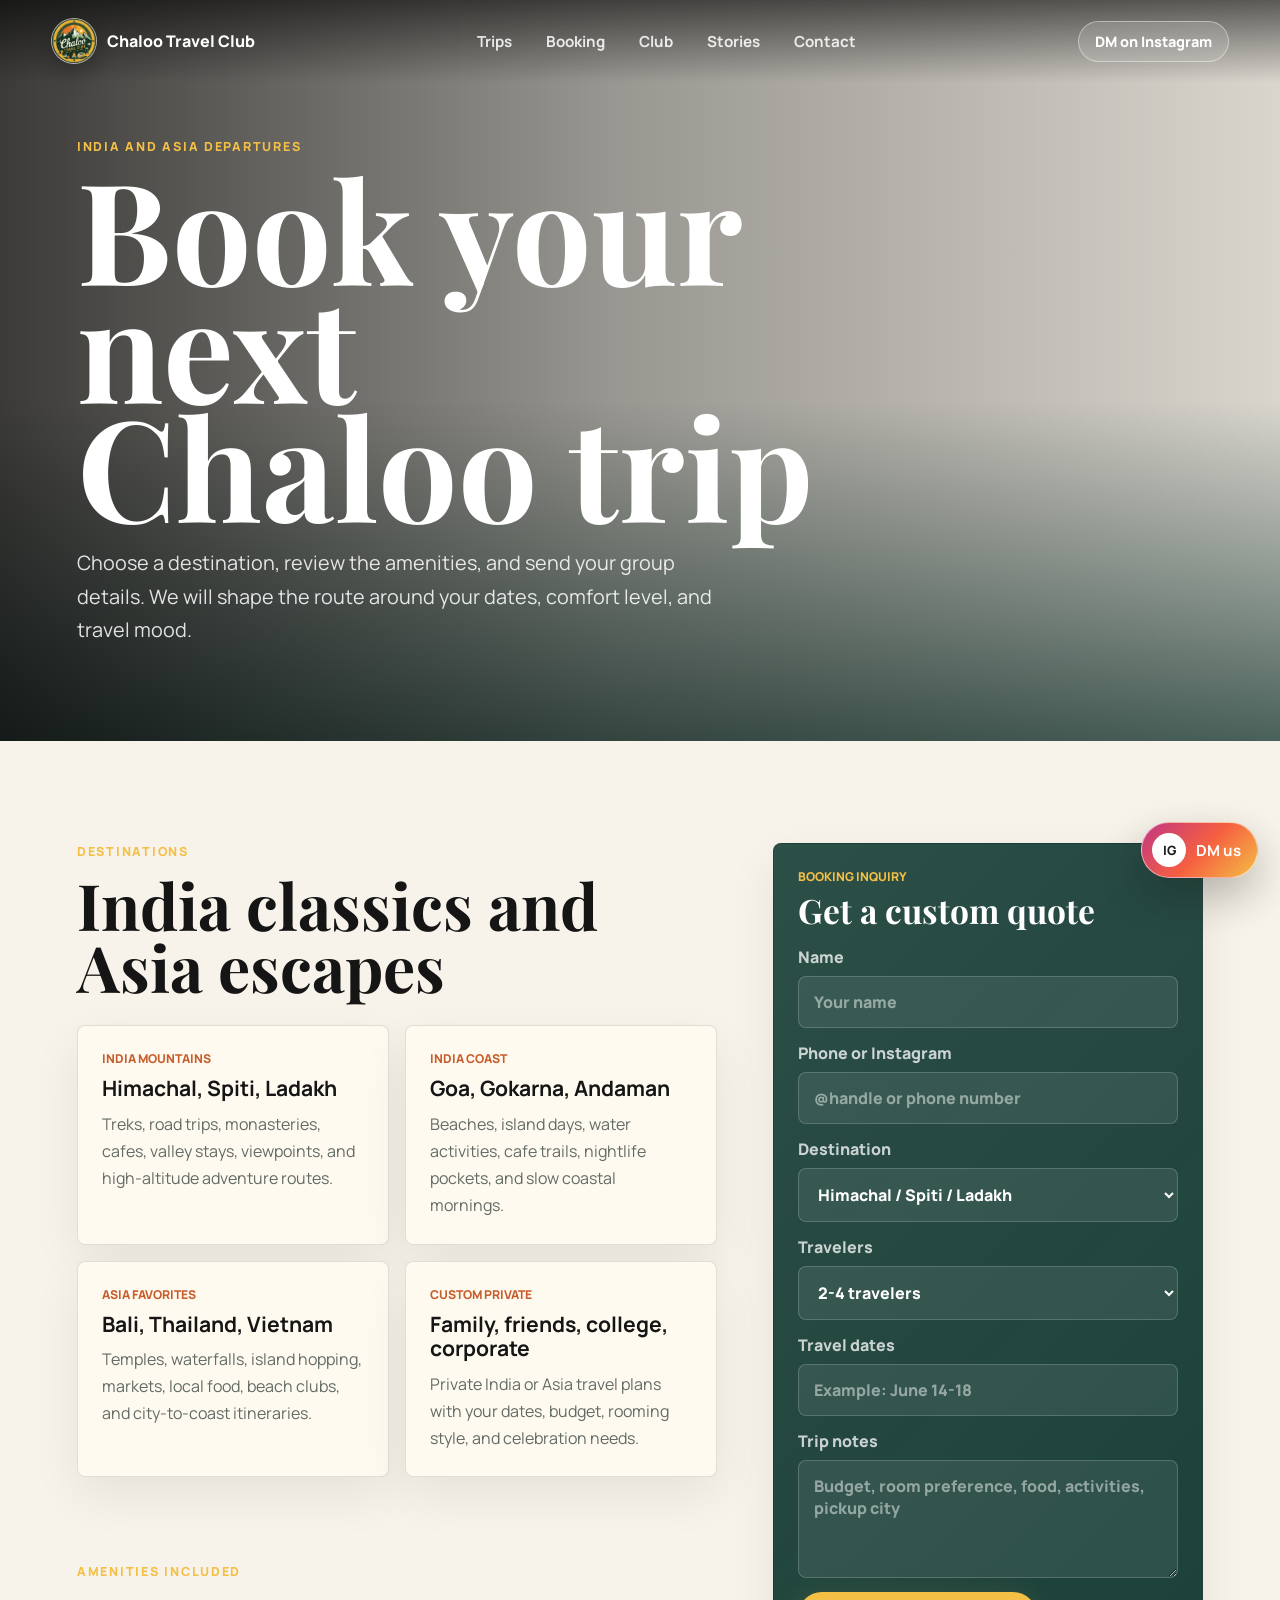
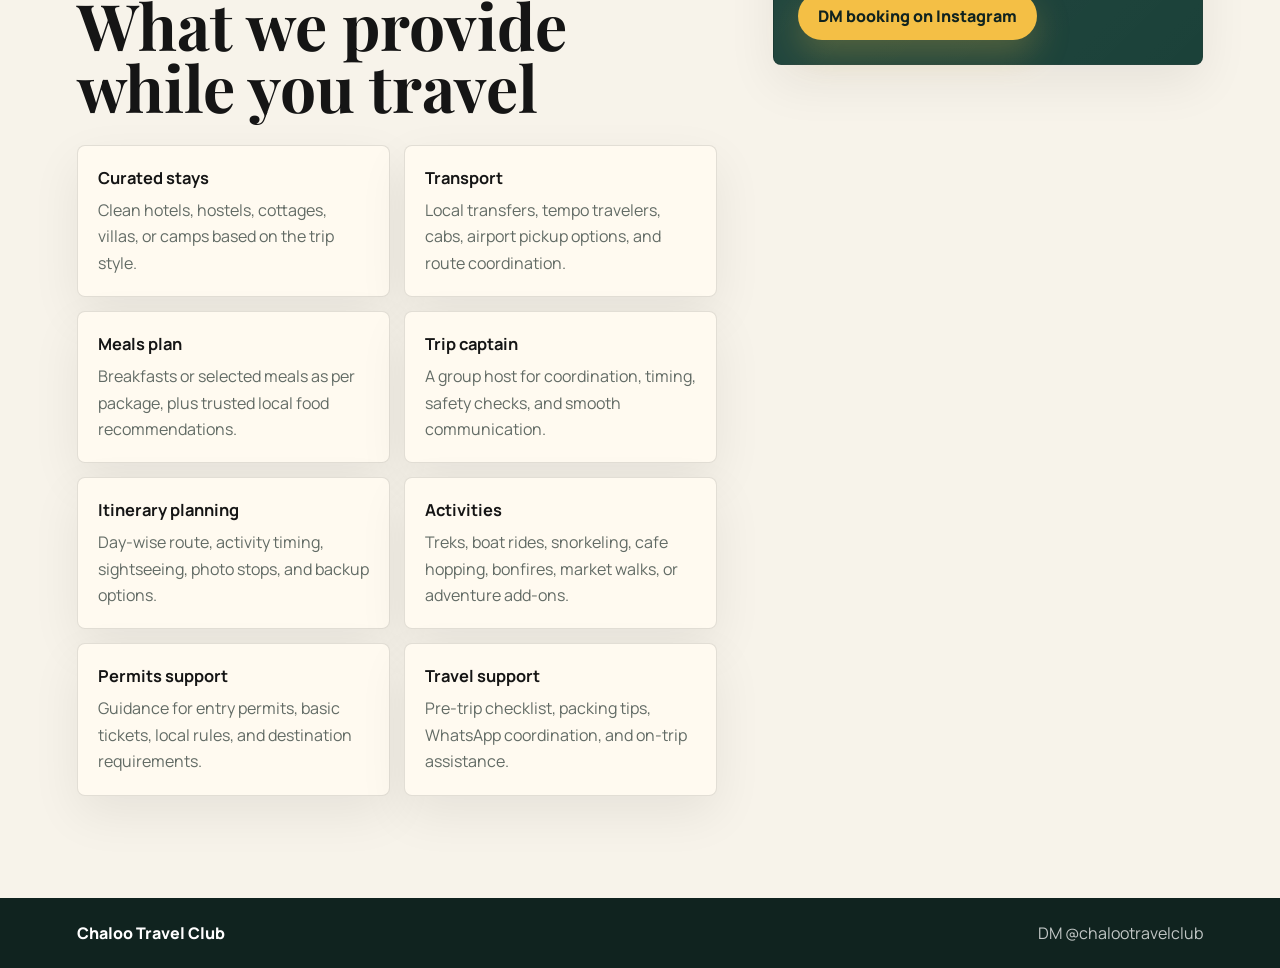
<file: booking.html>
<!DOCTYPE html>
<html lang="en">
<head>
  <meta charset="UTF-8" />
  <meta name="viewport" content="width=device-width, initial-scale=1.0" />
  <title>Book a Trip | Chaloo Travel Club</title>
  <meta name="description" content="Book India and Asia group trips with Chaloo Travel Club. View destinations, amenities, inclusions, and send a booking inquiry." />
  <link rel="preconnect" href="https://images.unsplash.com" />
  <link rel="preconnect" href="https://fonts.googleapis.com" />
  <link rel="preconnect" href="https://fonts.gstatic.com" crossorigin />
  <link href="https://fonts.googleapis.com/css2?family=Manrope:wght@400;500;600;700;800&family=Playfair+Display:wght@700;800&display=swap" rel="stylesheet" />
  <link rel="stylesheet" href="styles.css" />
</head>
<body>
  <header class="site-header" aria-label="Primary navigation">
    <a class="brand" href="index.html#top" aria-label="Chaloo Travel Club home">
      <img class="brand-logo" src="[data-uri]" alt="" />
      <span>Chaloo Travel Club</span>
    </a>
    <nav class="nav-links" aria-label="Main menu">
      <a href="index.html#trips">Trips</a>
      <a href="booking.html">Booking</a>
      <a href="index.html#club">Club</a>
      <a href="index.html#stories">Stories</a>
      <a href="index.html#contact">Contact</a>
    </nav>
    <a class="nav-cta" href="https://www.instagram.com/chalootravelclub/" target="_blank" rel="noreferrer">DM on Instagram</a>
  </header>

  <main>
    <section class="booking-hero" aria-labelledby="booking-title">
      <div class="booking-hero-media" role="img" aria-label="Asian island and mountain travel landscape"></div>
      <div class="hero-overlay"></div>
      <div class="booking-hero-content">
        <p class="eyebrow">India and Asia departures</p>
        <h1 id="booking-title">Book your next Chaloo trip</h1>
        <p class="hero-copy">Choose a destination, review the amenities, and send your group details. We will shape the route around your dates, comfort level, and travel mood.</p>
      </div>
    </section>

    <section class="booking-layout" aria-label="Booking details">
      <div class="booking-main">
        <div class="section-kicker">Destinations</div>
        <h2>India classics and Asia escapes</h2>
        <div class="booking-cards">
          <article>
            <span>India mountains</span>
            <h3>Himachal, Spiti, Ladakh</h3>
            <p>Treks, road trips, monasteries, cafes, valley stays, viewpoints, and high-altitude adventure routes.</p>
          </article>
          <article>
            <span>India coast</span>
            <h3>Goa, Gokarna, Andaman</h3>
            <p>Beaches, island days, water activities, cafe trails, nightlife pockets, and slow coastal mornings.</p>
          </article>
          <article>
            <span>Asia favorites</span>
            <h3>Bali, Thailand, Vietnam</h3>
            <p>Temples, waterfalls, island hopping, markets, local food, beach clubs, and city-to-coast itineraries.</p>
          </article>
          <article>
            <span>Custom private</span>
            <h3>Family, friends, college, corporate</h3>
            <p>Private India or Asia travel plans with your dates, budget, rooming style, and celebration needs.</p>
          </article>
        </div>

        <section class="amenities" aria-labelledby="amenities-title">
          <div class="section-kicker">Amenities included</div>
          <h2 id="amenities-title">What we provide while you travel</h2>
          <div class="amenity-grid">
            <div><strong>Curated stays</strong><span>Clean hotels, hostels, cottages, villas, or camps based on the trip style.</span></div>
            <div><strong>Transport</strong><span>Local transfers, tempo travelers, cabs, airport pickup options, and route coordination.</span></div>
            <div><strong>Meals plan</strong><span>Breakfasts or selected meals as per package, plus trusted local food recommendations.</span></div>
            <div><strong>Trip captain</strong><span>A group host for coordination, timing, safety checks, and smooth communication.</span></div>
            <div><strong>Itinerary planning</strong><span>Day-wise route, activity timing, sightseeing, photo stops, and backup options.</span></div>
            <div><strong>Activities</strong><span>Treks, boat rides, snorkeling, cafe hopping, bonfires, market walks, or adventure add-ons.</span></div>
            <div><strong>Permits support</strong><span>Guidance for entry permits, basic tickets, local rules, and destination requirements.</span></div>
            <div><strong>Travel support</strong><span>Pre-trip checklist, packing tips, WhatsApp coordination, and on-trip assistance.</span></div>
          </div>
        </section>
      </div>

      <aside class="booking-panel" aria-label="Booking inquiry form">
        <div class="panel-top">
          <span>Booking inquiry</span>
          <strong>Get a custom quote</strong>
        </div>
        <form class="lead-form">
          <label>
            <span>Name</span>
            <input type="text" name="name" placeholder="Your name" />
          </label>
          <label>
            <span>Phone or Instagram</span>
            <input type="text" name="contact" placeholder="@handle or phone number" />
          </label>
          <label>
            <span>Destination</span>
            <select name="destination">
              <option>Himachal / Spiti / Ladakh</option>
              <option>Goa / Gokarna / Andaman</option>
              <option>Bali / Thailand / Vietnam</option>
              <option>Custom India trip</option>
              <option>Custom Asia trip</option>
            </select>
          </label>
          <label>
            <span>Travelers</span>
            <select name="travelers">
              <option>2-4 travelers</option>
              <option>5-10 travelers</option>
              <option>11-20 travelers</option>
              <option>20+ travelers</option>
            </select>
          </label>
          <label>
            <span>Travel dates</span>
            <input type="text" name="dates" placeholder="Example: June 14-18" />
          </label>
          <label>
            <span>Trip notes</span>
            <textarea name="notes" rows="4" placeholder="Budget, room preference, food, activities, pickup city"></textarea>
          </label>
          <a class="button primary form-button" href="https://www.instagram.com/chalootravelclub/" target="_blank" rel="noreferrer">DM booking on Instagram</a>
        </form>
      </aside>
    </section>
  </main>

  <footer class="site-footer">
    <p>Chaloo Travel Club</p>
    <a href="https://www.instagram.com/chalootravelclub/" target="_blank" rel="noreferrer">DM @chalootravelclub</a>
  </footer>
  <a class="floating-dm" href="https://www.instagram.com/chalootravelclub/" target="_blank" rel="noreferrer" aria-label="DM Chaloo Travel Club on Instagram">
    <span>IG</span>
    <strong>DM us</strong>
  </a>
</body>
</html>
</file>
<file: styles.css>
:root {
  --ink: #151515;
  --muted: #626b65;
  --paper: #f7f3ea;
  --cream: #fffaf0;
  --forest: #143b33;
  --moss: #566b3f;
  --rust: #c65f2d;
  --sun: #f4bf45;
  --aqua: #4aa3a2;
  --line: rgba(21, 21, 21, 0.12);
  --shadow: 0 24px 70px rgba(21, 21, 21, 0.18);
}

* {
  box-sizing: border-box;
}

html {
  scroll-behavior: smooth;
}

body {
  margin: 0;
  color: var(--ink);
  background: var(--paper);
  font-family: "Manrope", Arial, sans-serif;
}

img {
  display: block;
  width: 100%;
}

a {
  color: inherit;
  text-decoration: none;
}

.site-header {
  position: fixed;
  top: 0;
  left: 0;
  right: 0;
  z-index: 10;
  display: flex;
  align-items: center;
  justify-content: space-between;
  gap: 24px;
  padding: 18px clamp(18px, 4vw, 56px);
  color: #fff;
  background: linear-gradient(180deg, rgba(0, 0, 0, 0.58), rgba(0, 0, 0, 0));
}

.brand {
  display: inline-flex;
  align-items: center;
  gap: 10px;
  font-weight: 800;
  letter-spacing: 0;
}

.brand-logo {
  width: 46px;
  height: 46px;
  flex: 0 0 46px;
  border: 1px solid rgba(255, 255, 255, 0.54);
  border-radius: 50%;
  object-fit: cover;
  background: rgba(255, 255, 255, 0.16);
  box-shadow: 0 10px 24px rgba(0, 0, 0, 0.22);
}

.nav-links {
  display: flex;
  gap: clamp(16px, 3vw, 34px);
  color: rgba(255, 255, 255, 0.86);
  font-size: 0.95rem;
  font-weight: 700;
}

.nav-links a,
.nav-cta {
  transition: color 180ms ease, background 180ms ease, transform 180ms ease;
}

.nav-links a:hover {
  color: #fff;
}

.nav-cta {
  padding: 10px 16px;
  border: 1px solid rgba(255, 255, 255, 0.42);
  border-radius: 999px;
  font-size: 0.9rem;
  font-weight: 800;
  background: rgba(255, 255, 255, 0.14);
  backdrop-filter: blur(10px);
}

.nav-cta:hover,
.button:hover {
  transform: translateY(-2px);
}

.hero {
  position: relative;
  min-height: 92vh;
  display: grid;
  align-items: end;
  overflow: hidden;
  isolation: isolate;
  padding: 138px clamp(18px, 6vw, 84px) 54px;
  color: #fff;
}

.booking-hero {
  position: relative;
  min-height: 64vh;
  display: grid;
  align-items: end;
  overflow: hidden;
  isolation: isolate;
  padding: 138px clamp(18px, 6vw, 84px) 64px;
  color: #fff;
}

.hero-media,
.booking-hero-media,
.hero-overlay {
  position: absolute;
  inset: 0;
  z-index: -2;
}

.hero-media {
  background:
    url("https://images.unsplash.com/photo-1464822759023-fed622ff2c3b?auto=format&fit=crop&w=2200&q=90")
    center 42% / cover no-repeat;
  transform: scale(1.02);
}

.booking-hero-media {
  background:
    url("https://images.unsplash.com/photo-1506929562872-bb421503ef21?auto=format&fit=crop&w=2200&q=90")
    center 48% / cover no-repeat;
  transform: scale(1.02);
}

.hero-overlay {
  z-index: -1;
  background:
    linear-gradient(90deg, rgba(0, 0, 0, 0.76) 0%, rgba(0, 0, 0, 0.38) 48%, rgba(0, 0, 0, 0.12) 100%),
    linear-gradient(0deg, rgba(20, 59, 51, 0.72) 0%, rgba(20, 59, 51, 0) 46%);
}

.hero-content {
  max-width: 790px;
  padding-bottom: 7vh;
}

.booking-hero-content {
  max-width: 840px;
}

.eyebrow,
.section-kicker {
  margin: 0 0 14px;
  color: var(--sun);
  font-size: 0.78rem;
  font-weight: 800;
  letter-spacing: 0.14em;
  text-transform: uppercase;
}

h1,
h2,
h3,
p {
  margin-top: 0;
}

h1,
h2 {
  font-family: "Playfair Display", Georgia, serif;
  letter-spacing: 0;
}

h1 {
  max-width: 760px;
  margin-bottom: 22px;
  font-size: clamp(4rem, 11vw, 9.8rem);
  line-height: 0.84;
}

h2 {
  font-size: clamp(2.15rem, 5vw, 5.35rem);
  line-height: 0.96;
}

h3 {
  font-size: 1.32rem;
  line-height: 1.16;
}

.hero-copy {
  max-width: 650px;
  margin-bottom: 30px;
  color: rgba(255, 255, 255, 0.86);
  font-size: clamp(1.03rem, 2vw, 1.24rem);
  line-height: 1.7;
}

.hero-actions {
  display: flex;
  flex-wrap: wrap;
  gap: 14px;
}

.button {
  display: inline-flex;
  min-height: 48px;
  align-items: center;
  justify-content: center;
  border-radius: 999px;
  padding: 13px 20px;
  font-weight: 900;
  transition: transform 180ms ease, box-shadow 180ms ease, background 180ms ease;
}

.button.primary {
  color: #10231f;
  background: var(--sun);
  box-shadow: 0 14px 34px rgba(244, 191, 69, 0.25);
}

.button.secondary,
.button.light {
  border: 1px solid rgba(255, 255, 255, 0.5);
  color: #fff;
  background: rgba(255, 255, 255, 0.13);
  backdrop-filter: blur(10px);
}

.trip-finder {
  width: min(100%, 780px);
  display: grid;
  grid-template-columns: repeat(3, 1fr);
  overflow: hidden;
  border: 1px solid rgba(255, 255, 255, 0.28);
  border-radius: 8px;
  background: rgba(13, 30, 27, 0.68);
  box-shadow: var(--shadow);
  backdrop-filter: blur(16px);
}

.trip-finder div {
  padding: 20px;
  border-right: 1px solid rgba(255, 255, 255, 0.18);
}

.trip-finder div:last-child {
  border-right: 0;
}

.trip-finder span,
.quick-stats span,
.trip-card span {
  display: block;
  color: rgba(255, 255, 255, 0.68);
  font-size: 0.78rem;
  font-weight: 800;
  text-transform: uppercase;
}

.trip-finder strong {
  display: block;
  margin-top: 6px;
  font-size: 1.04rem;
}

.quick-stats {
  display: grid;
  grid-template-columns: repeat(4, 1fr);
  background: var(--forest);
  color: #fff;
}

.quick-stats div {
  padding: clamp(24px, 4vw, 44px);
  border-right: 1px solid rgba(255, 255, 255, 0.14);
}

.quick-stats strong {
  display: block;
  margin-bottom: 6px;
  font-family: "Playfair Display", Georgia, serif;
  font-size: clamp(1.75rem, 3vw, 3rem);
}

.section,
.destinations,
.experience,
.story-band {
  padding: clamp(72px, 10vw, 126px) clamp(18px, 6vw, 84px);
}

.intro-grid {
  display: grid;
  grid-template-columns: minmax(260px, 0.95fr) minmax(260px, 0.75fr);
  gap: clamp(30px, 7vw, 100px);
  align-items: end;
}

.intro h2 {
  margin-bottom: 0;
  max-width: 850px;
}

.intro p,
.experience-copy p,
.contact p {
  color: var(--muted);
  font-size: 1.04rem;
  line-height: 1.85;
}

.section-heading {
  display: flex;
  align-items: end;
  justify-content: space-between;
  gap: 24px;
  margin-bottom: 34px;
}

.section-heading h2 {
  margin-bottom: 0;
}

.section-heading > a {
  flex: 0 0 auto;
  color: var(--rust);
  font-weight: 900;
}

.card-grid {
  display: grid;
  grid-template-columns: repeat(3, 1fr);
  gap: 18px;
}

.trip-card {
  overflow: hidden;
  border-radius: 8px;
  background: var(--cream);
  box-shadow: 0 18px 50px rgba(21, 21, 21, 0.08);
}

.trip-card img {
  height: 390px;
  object-fit: cover;
}

.trip-card.featured {
  transform: translateY(-24px);
}

.card-body {
  padding: 24px;
}

.trip-card span {
  color: var(--rust);
}

.trip-card h3 {
  margin: 8px 0 10px;
}

.trip-card p {
  margin-bottom: 0;
  color: var(--muted);
  line-height: 1.7;
}

.adventure-feature {
  display: grid;
  grid-template-columns: minmax(280px, 0.9fr) minmax(280px, 0.7fr);
  gap: clamp(24px, 5vw, 58px);
  align-items: center;
  margin-top: clamp(36px, 6vw, 72px);
  overflow: hidden;
  border-radius: 8px;
  background: #10231f;
  color: #fff;
  box-shadow: var(--shadow);
}

.adventure-feature img {
  height: 430px;
  object-fit: cover;
}

.adventure-feature div {
  padding: clamp(24px, 5vw, 54px) clamp(22px, 5vw, 58px) clamp(24px, 5vw, 54px) 0;
}

.adventure-feature span {
  display: block;
  margin-bottom: 12px;
  color: var(--sun);
  font-size: 0.76rem;
  font-weight: 900;
  letter-spacing: 0.12em;
  text-transform: uppercase;
}

.adventure-feature h3 {
  margin-bottom: 14px;
  font-family: "Playfair Display", Georgia, serif;
  font-size: clamp(2rem, 4vw, 3.8rem);
  line-height: 0.98;
}

.adventure-feature p {
  max-width: 600px;
  color: rgba(255, 255, 255, 0.72);
  line-height: 1.78;
}

.adventure-feature a {
  display: inline-flex;
  min-height: 46px;
  align-items: center;
  justify-content: center;
  margin-top: 6px;
  padding: 12px 18px;
  border-radius: 999px;
  color: #10231f;
  background: var(--sun);
  font-weight: 900;
}

.experience {
  display: grid;
  grid-template-columns: 0.9fr 1.1fr;
  gap: clamp(32px, 7vw, 90px);
  background: #e8efe7;
}

.steps {
  display: grid;
  gap: 14px;
}

.steps div {
  display: grid;
  grid-template-columns: 56px 1fr;
  gap: 4px 18px;
  padding: 24px;
  border: 1px solid rgba(20, 59, 51, 0.14);
  border-radius: 8px;
  background: rgba(255, 255, 255, 0.52);
}

.steps span {
  grid-row: span 2;
  color: var(--rust);
  font-weight: 900;
}

.steps strong {
  font-size: 1.08rem;
}

.steps p {
  margin: 0;
  color: var(--muted);
  line-height: 1.65;
}

.story-band {
  min-height: 430px;
  display: flex;
  align-items: end;
  justify-content: space-between;
  gap: 24px;
  color: #fff;
  background:
    linear-gradient(90deg, rgba(0, 0, 0, 0.72), rgba(0, 0, 0, 0.22)),
    url("https://images.unsplash.com/photo-1500534314209-a25ddb2bd429?auto=format&fit=crop&w=1800&q=90")
    center 52% / cover no-repeat;
}

.story-band h2 {
  max-width: 780px;
  margin-bottom: 0;
}

.contact {
  background: var(--forest);
}

.booking-layout {
  display: grid;
  grid-template-columns: minmax(0, 1fr) minmax(320px, 430px);
  gap: clamp(24px, 5vw, 56px);
  align-items: start;
  padding: clamp(64px, 8vw, 108px) clamp(18px, 6vw, 84px);
}

.booking-main h2 {
  max-width: 850px;
  margin-bottom: 28px;
}

.booking-cards {
  display: grid;
  grid-template-columns: repeat(2, minmax(0, 1fr));
  gap: 16px;
}

.booking-cards article,
.amenity-grid div,
.booking-panel {
  border: 1px solid var(--line);
  border-radius: 8px;
  background: var(--cream);
  box-shadow: 0 18px 50px rgba(21, 21, 21, 0.07);
}

.booking-cards article {
  padding: 24px;
}

.booking-cards span,
.panel-top span {
  display: block;
  margin-bottom: 9px;
  color: var(--rust);
  font-size: 0.76rem;
  font-weight: 900;
  text-transform: uppercase;
}

.booking-cards h3 {
  margin-bottom: 10px;
}

.booking-cards p {
  margin-bottom: 0;
  color: var(--muted);
  line-height: 1.7;
}

.amenities {
  margin-top: clamp(48px, 7vw, 86px);
}

.amenities h2 {
  max-width: 720px;
}

.amenity-grid {
  display: grid;
  grid-template-columns: repeat(2, minmax(0, 1fr));
  gap: 14px;
}

.amenity-grid div {
  display: grid;
  gap: 8px;
  padding: 20px;
}

.amenity-grid strong {
  font-size: 1.03rem;
}

.amenity-grid span {
  color: var(--muted);
  line-height: 1.65;
}

.booking-panel {
  position: sticky;
  top: 92px;
  padding: 24px;
  color: #fff;
  background:
    linear-gradient(135deg, rgba(255, 255, 255, 0.1), rgba(255, 255, 255, 0.03)),
    var(--forest);
}

.panel-top {
  margin-bottom: 18px;
}

.panel-top span {
  color: var(--sun);
}

.panel-top strong {
  display: block;
  font-family: "Playfair Display", Georgia, serif;
  font-size: 2.1rem;
  line-height: 1;
}

.contact-panel {
  display: grid;
  grid-template-columns: 0.9fr 1fr;
  gap: clamp(28px, 6vw, 74px);
  padding: clamp(26px, 5vw, 54px);
  border-radius: 8px;
  color: #fff;
  background:
    linear-gradient(135deg, rgba(255, 255, 255, 0.11), rgba(255, 255, 255, 0.04)),
    #183f37;
  box-shadow: var(--shadow);
}

.contact p {
  color: rgba(255, 255, 255, 0.72);
}

.lead-form {
  display: grid;
  gap: 14px;
}

.lead-form label {
  display: grid;
  gap: 8px;
  color: rgba(255, 255, 255, 0.76);
  font-weight: 800;
}

input,
select,
textarea {
  width: 100%;
  border: 1px solid rgba(255, 255, 255, 0.18);
  border-radius: 8px;
  padding: 14px 15px;
  color: #fff;
  background: rgba(255, 255, 255, 0.08);
  font: inherit;
}

select option {
  color: var(--ink);
}

textarea {
  resize: vertical;
}

input::placeholder,
textarea::placeholder {
  color: rgba(255, 255, 255, 0.48);
}

.form-button {
  justify-self: start;
  border: 0;
}

.site-footer {
  display: flex;
  justify-content: space-between;
  gap: 18px;
  padding: 24px clamp(18px, 6vw, 84px);
  color: rgba(255, 255, 255, 0.74);
  background: #10231f;
}

.site-footer p {
  margin: 0;
  color: #fff;
  font-weight: 900;
}

.floating-dm {
  position: fixed;
  right: 22px;
  bottom: 22px;
  z-index: 20;
  display: inline-flex;
  align-items: center;
  gap: 10px;
  min-height: 52px;
  padding: 10px 16px 10px 10px;
  border: 1px solid rgba(255, 255, 255, 0.5);
  border-radius: 999px;
  color: #fff;
  background: linear-gradient(135deg, #c13584, #f56040 52%, #f4bf45);
  box-shadow: 0 18px 42px rgba(21, 21, 21, 0.28);
  transition: transform 180ms ease, box-shadow 180ms ease;
}

.floating-dm:hover {
  transform: translateY(-3px);
  box-shadow: 0 22px 48px rgba(21, 21, 21, 0.34);
}

.floating-dm span {
  display: grid;
  width: 34px;
  height: 34px;
  place-items: center;
  border-radius: 50%;
  color: #1c1c1c;
  background: #fff;
  font-size: 0.8rem;
  font-weight: 900;
}

.floating-dm strong {
  font-size: 0.95rem;
}

@media (max-width: 900px) {
  .site-header {
    align-items: flex-start;
  }

  .nav-links {
    display: none;
  }

  .hero {
    min-height: 94vh;
  }

  .trip-finder,
  .quick-stats,
  .intro-grid,
  .card-grid,
  .adventure-feature,
  .experience,
  .contact-panel,
  .booking-layout,
  .booking-cards,
  .amenity-grid {
    grid-template-columns: 1fr;
  }

  .booking-panel {
    position: static;
  }

  .trip-finder div,
  .quick-stats div {
    border-right: 0;
    border-bottom: 1px solid rgba(255, 255, 255, 0.16);
  }

  .trip-card.featured {
    transform: none;
  }

  .trip-card img {
    height: 300px;
  }

  .adventure-feature img {
    height: 320px;
  }

  .adventure-feature div {
    padding: 28px;
  }

  .section-heading,
  .story-band,
  .site-footer {
    align-items: flex-start;
    flex-direction: column;
  }
}

@media (max-width: 560px) {
  .site-header {
    padding: 14px 16px;
  }

  .brand span:last-child {
    max-width: 112px;
    line-height: 1.1;
  }

  .brand-logo {
    width: 40px;
    height: 40px;
    flex-basis: 40px;
  }

  .nav-cta {
    padding: 9px 12px;
  }

  .hero {
    padding: 116px 16px 36px;
  }

  .booking-hero {
    min-height: 72vh;
    padding: 116px 16px 44px;
  }

  h1 {
    font-size: clamp(3.55rem, 19vw, 5.5rem);
  }

  .hero-copy {
    font-size: 1rem;
  }

  .hero-actions,
  .button {
    width: 100%;
  }

  .floating-dm {
    right: 14px;
    bottom: 14px;
  }

  .section,
  .destinations,
  .experience,
  .story-band,
  .booking-layout {
    padding: 62px 16px;
  }

  .steps div {
    grid-template-columns: 1fr;
  }
}
</file>
